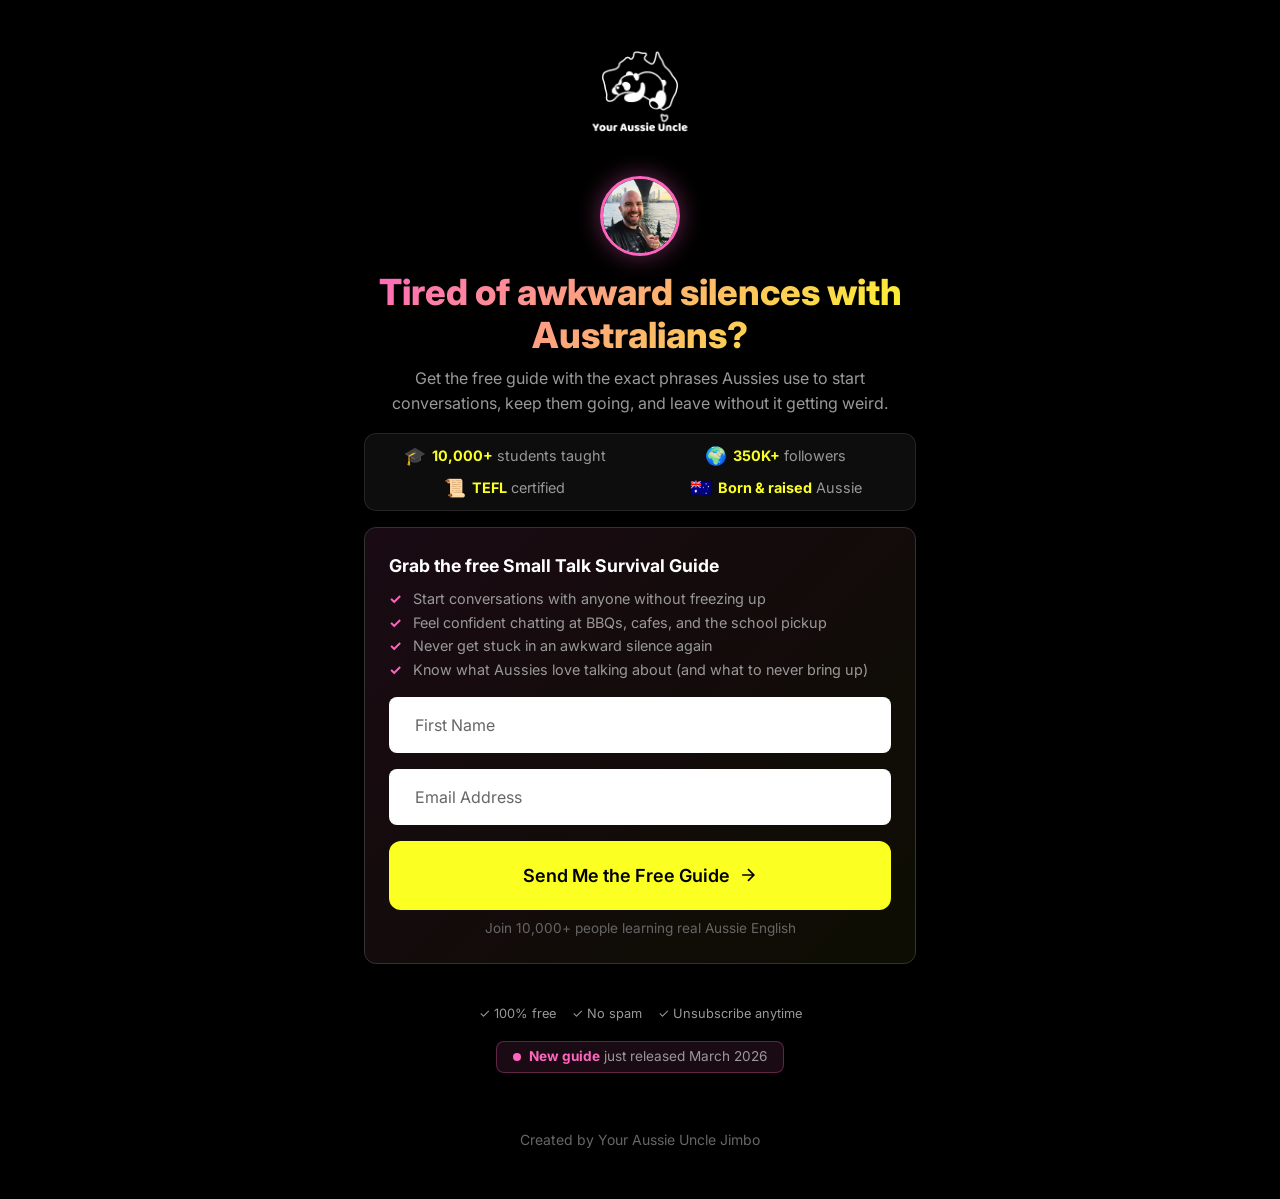
<file: index.html>
<!DOCTYPE html>
<html lang="en">
<head>
    <meta charset="UTF-8">
    <meta name="viewport" content="width=device-width, initial-scale=1.0, viewport-fit=cover">
    <meta name="description" content="Free guide to small talk in Australia. The exact phrases Aussies use to start, keep and exit everyday conversations.">
    <meta name="author" content="Your Aussie Uncle">

    <meta property="og:title" content="Tired of awkward silences with Australians?">
    <meta property="og:description" content="Free guide: the exact phrases Aussies use in everyday conversations.">
    <meta property="og:type" content="website">
    <meta property="og:image" content="https://guide.youraussieuncle.com.au/assets/og-image.png">
    <meta property="og:image:width" content="1456">
    <meta property="og:image:height" content="816">
    <meta name="twitter:card" content="summary_large_image">
    <meta name="twitter:image" content="https://guide.youraussieuncle.com.au/assets/og-image.png">

    <title>Aussie Small Talk Survival Guide | Your Aussie Uncle</title>

    <link rel="icon" type="image/png" href="assets/favicon.png">
    <link rel="apple-touch-icon" href="assets/favicon.png">

    <link rel="preconnect" href="https://fonts.googleapis.com">
    <link rel="preconnect" href="https://fonts.gstatic.com" crossorigin>
    <link href="https://fonts.googleapis.com/css2?family=Inter:wght@400;500;600;700;800&display=swap" rel="stylesheet">

    <link rel="stylesheet" href="style.css">

    <!-- ManyChat -->
    <script src="//widget.manychat.com/4146884_88ca9.js" defer="defer"></script>
    <script src="https://mccdn.me/assets/js/widget.js" defer="defer"></script>

    <!-- Meta Pixel -->
    <script>
        !function(f,b,e,v,n,t,s)
        {if(f.fbq)return;n=f.fbq=function(){n.callMethod?
        n.callMethod.apply(n,arguments):n.queue.push(arguments)};
        if(!f._fbq)f._fbq=n;n.push=n;n.loaded=!0;n.version='2.0';
        n.queue=[];t=b.createElement(e);t.async=!0;
        t.src=v;s=b.getElementsByTagName(e)[0];
        s.parentNode.insertBefore(t,s)}(window, document,'script',
        'https://connect.facebook.net/en_US/fbevents.js');
        fbq('init', '1414360586898639');
        fbq('track', 'PageView');
    </script>
    <noscript><img height="1" width="1" style="display:none"
        src="https://www.facebook.com/tr?id=1414360586898639&ev=PageView&noscript=1"
    /></noscript>

    <!-- Google Analytics 4 -->
    <script async src="https://www.googletagmanager.com/gtag/js?id=G-JPPBPVVNYN"></script>
    <script>
        window.dataLayer = window.dataLayer || [];
        function gtag(){dataLayer.push(arguments);}
        gtag('js', new Date());
        gtag('config', 'G-JPPBPVVNYN');
    </script>

    <!-- Microsoft Clarity -->
    <script type="text/javascript">
        (function(c,l,a,r,i,t,y){
            c[a]=c[a]||function(){(c[a].q=c[a].q||[]).push(arguments)};
            t=l.createElement(r);t.async=1;t.src="https://www.clarity.ms/tag/"+i;
            y=l.getElementsByTagName(r)[0];y.parentNode.insertBefore(t,y);
        })(window, document, "clarity", "script", "w44i7isac0");
    </script>
</head>
<body>
    <div class="container">
        <div class="brand">
            <img src="assets/logo.png" alt="Your Aussie Uncle" class="brand-logo">
        </div>

        <div class="landing-content">
            <div class="landing-avatar">
                <img src="assets/jimbo.jpg" alt="Jimbo from Your Aussie Uncle" class="landing-avatar-img">
            </div>

            <h1 class="headline">Tired of awkward silences with Australians?</h1>
            <p class="subheadline">Get the free guide with the exact phrases Aussies use to start conversations, keep them going, and leave without it getting weird.</p>

            <!-- Social Proof Banner -->
            <div class="social-proof-banner">
                <div class="sp-item">
                    <span class="sp-icon">🎓</span>
                    <span class="sp-text"><strong>10,000+</strong> students taught</span>
                </div>
                <div class="sp-item">
                    <span class="sp-icon">🌍</span>
                    <span class="sp-text"><strong>350K+</strong> followers</span>
                </div>
                <div class="sp-item">
                    <span class="sp-icon">📜</span>
                    <span class="sp-text"><strong>TEFL</strong> certified</span>
                </div>
                <div class="sp-item">
                    <span class="sp-icon">🇦🇺</span>
                    <span class="sp-text"><strong>Born & raised</strong> Aussie</span>
                </div>
            </div>

            <!-- Email Capture (hidden after submit) -->
            <div class="email-capture" id="email-capture">
                <h3 class="email-headline">Grab the free Small Talk Survival Guide</h3>
                <ul class="email-benefits">
                    <li>Start conversations with anyone without freezing up</li>
                    <li>Feel confident chatting at BBQs, cafes, and the school pickup</li>
                    <li>Never get stuck in an awkward silence again</li>
                    <li>Know what Aussies love talking about (and what to never bring up)</li>
                </ul>
                <form id="email-form" class="email-form">
                    <input type="text" id="user-name" placeholder="First Name" required>
                    <input type="email" id="user-email" placeholder="Email Address" required>
                    <button type="submit" class="btn btn-secondary btn-large btn-glow">
                        Send Me the Free Guide
                        <svg class="arrow-icon" width="20" height="20" viewBox="0 0 24 24" fill="none" stroke="currentColor" stroke-width="2">
                            <path d="M5 12h14M12 5l7 7-7 7"/>
                        </svg>
                    </button>
                </form>
                <p class="form-error" id="form-error"></p>
                <p class="social-proof">Join 10,000+ people learning real Aussie English</p>
            </div>

            <!-- Success (shown after submit) -->
            <div class="email-capture" id="success-section" style="display: none;">
                <div class="form-success">
                    <h3 class="success-headline">You're in, mate.</h3>
                    <p class="success-subheadline">Your Small Talk Survival Guide is ready below.</p>
                    <a id="pdf-download-btn"
                       href="https://drive.google.com/file/d/1fxfFPcZNE8eWDHkOhC2XfYfMb2SoGp9L/view?usp=sharing"
                       target="_blank"
                       rel="noopener noreferrer"
                       class="btn btn-secondary btn-large btn-glow">
                        📥 Open Your Guide Now
                        <svg class="arrow-icon" width="20" height="20" viewBox="0 0 24 24" fill="none" stroke="currentColor" stroke-width="2">
                            <path d="M5 12h14M12 5l7 7-7 7"/>
                        </svg>
                    </a>
                    <p class="success-bridge">
                        Reading the guide is step one.<br>
                        Using it next Monday morning when someone says "how was your weekend?" at the kettle, that's step two.<br><br>
                        A copy's also on its way to your inbox from Your Aussie Uncle, check your inbox (and spam folder, just in case).
                    </p>
                </div>
            </div>

            <div class="trust-badges">
                <span class="trust-item">✓ 100% free</span>
                <span class="trust-item">✓ No spam</span>
                <span class="trust-item">✓ Unsubscribe anytime</span>
            </div>

            <!-- Urgency Element -->
            <div class="urgency-banner">
                <span class="urgency-dot"></span>
                <span class="urgency-text"><strong>New guide</strong> just released March 2026</span>
            </div>
        </div>

        <div class="landing-footer">
            <p>Created by Your Aussie Uncle Jimbo</p>
        </div>
    </div>

    <script>
        const SUBSCRIBE_API_URL = '/api/subscribe';
        const UTM_KEYS = ['utm_source', 'utm_medium', 'utm_campaign', 'utm_term', 'utm_content'];

        function captureUtmParams() {
            const params = new URLSearchParams(window.location.search);
            const fromUrl = {};
            UTM_KEYS.forEach(key => {
                const value = params.get(key);
                if (value) fromUrl[key] = value.slice(0, 200);
            });
            if (Object.keys(fromUrl).length > 0) {
                try { sessionStorage.setItem('utm_params', JSON.stringify(fromUrl)); } catch (e) {}
                return fromUrl;
            }
            try {
                const stored = sessionStorage.getItem('utm_params');
                return stored ? JSON.parse(stored) : {};
            } catch (e) {
                return {};
            }
        }

        const utmParams = captureUtmParams();

        document.getElementById('email-form').addEventListener('submit', async (e) => {
            e.preventDefault();

            const name = document.getElementById('user-name').value.trim();
            const email = document.getElementById('user-email').value.trim();
            const submitBtn = e.target.querySelector('button[type="submit"]');
            const errorEl = document.getElementById('form-error');
            const originalHTML = submitBtn.innerHTML;

            errorEl.style.display = 'none';
            submitBtn.disabled = true;
            submitBtn.innerHTML = '<span>Sending...</span>';

            try {
                const response = await fetch(SUBSCRIBE_API_URL, {
                    method: 'POST',
                    headers: { 'Content-Type': 'application/json' },
                    body: JSON.stringify({
                        email: email,
                        first_name: name,
                        tags: ['lead-magnet-small-talk-guide'],
                        utm: utmParams,
                        referrer: document.referrer || ''
                    })
                });

                const data = await response.json();

                if (response.ok && data.success) {
                    if (typeof fbq === 'function') {
                        fbq('track', 'Lead', Object.assign({
                            currency: 'AUD',
                            value: 5.00,
                            content_name: 'Small Talk Survival Guide',
                            content_category: 'Lead Generation'
                        }, utmParams));
                    }
                    if (typeof gtag === 'function') {
                        gtag('event', 'generate_lead', Object.assign({
                            currency: 'AUD',
                            value: 5.00,
                            content_name: 'Small Talk Survival Guide'
                        }, utmParams));
                    }

                    document.getElementById('email-capture').style.display = 'none';
                    document.getElementById('success-section').style.display = 'block';
                    document.getElementById('success-section').scrollIntoView({ behavior: 'smooth', block: 'center' });
                } else {
                    throw new Error(data.error || 'Something went wrong');
                }
            } catch (error) {
                console.error('Subscribe error:', error);
                errorEl.textContent = 'Something went wrong. Please try again.';
                errorEl.style.display = 'block';
                submitBtn.disabled = false;
                submitBtn.innerHTML = originalHTML;
            }
        });

        document.getElementById('pdf-download-btn').addEventListener('click', () => {
            if (typeof fbq === 'function') {
                fbq('track', 'ViewContent', Object.assign({
                    content_name: 'Small Talk Survival Guide',
                    content_category: 'Lead Magnet',
                    content_ids: ['small-talk-survival-guide']
                }, utmParams));
            }
            if (typeof gtag === 'function') {
                gtag('event', 'file_download', Object.assign({
                    file_name: 'Small Talk Survival Guide.pdf',
                    link_url: 'https://drive.google.com/file/d/1fxfFPcZNE8eWDHkOhC2XfYfMb2SoGp9L/view',
                    content_name: 'Small Talk Survival Guide'
                }, utmParams));
            }
        });
    </script>
</body>
</html>
</file>
<file: style.css>
/* ===== CSS Variables (Brand Colors) ===== */
:root {
    --pink: #FF65BE;
    --yellow: #FBFF22;
    --black: #000000;
    --white: #FFFFFF;
    --cyan: #11E8F6;
    --dark-grey: #333333;
    --mid-grey: #666666;
    --light-grey: #999999;
    --bg-primary: var(--black);
    --text-primary: var(--white);
    --text-secondary: var(--light-grey);
    --accent-primary: var(--pink);
    --accent-secondary: var(--yellow);
    --font-family: 'Inter', -apple-system, BlinkMacSystemFont, 'Segoe UI', Roboto, sans-serif;
    --spacing-xs: 0.25rem;
    --spacing-sm: 0.5rem;
    --spacing-md: 1rem;
    --spacing-lg: 1.5rem;
    --spacing-xl: 2rem;
    --spacing-2xl: 3rem;
    --spacing-3xl: 4rem;
    --radius-sm: 4px;
    --radius-md: 8px;
    --radius-lg: 12px;
    --radius-xl: 16px;
    --radius-full: 9999px;
    --transition-fast: 150ms ease;
    --transition-normal: 250ms ease;
    --shadow-sm: 0 1px 2px rgba(0, 0, 0, 0.3);
    --shadow-md: 0 4px 6px rgba(0, 0, 0, 0.4);
    --shadow-lg: 0 10px 15px rgba(0, 0, 0, 0.5);
}

/* ===== Reset & Base ===== */
*, *::before, *::after {
    box-sizing: border-box;
    margin: 0;
    padding: 0;
}

html {
    font-size: 16px;
    scroll-behavior: smooth;
    overscroll-behavior: none;
    -webkit-text-size-adjust: 100%;
}

body {
    font-family: var(--font-family);
    background-color: var(--bg-primary);
    color: var(--text-primary);
    line-height: 1.6;
    min-height: 100vh;
    -webkit-font-smoothing: antialiased;
    -moz-osx-font-smoothing: grayscale;
    -webkit-overflow-scrolling: touch;
    overscroll-behavior: none;
    padding-left: env(safe-area-inset-left);
    padding-right: env(safe-area-inset-right);
}

/* ===== Layout ===== */
.container {
    width: 100%;
    max-width: 600px;
    margin: 0 auto;
    padding: var(--spacing-lg);
    display: flex;
    flex-direction: column;
    min-height: 100vh;
}

/* ===== Brand ===== */
.brand {
    text-align: center;
    padding: var(--spacing-sm) 0;
}

.brand-logo {
    max-width: 120px;
    height: auto;
}

/* ===== Landing Content ===== */
.landing-content {
    flex: 1;
    display: flex;
    flex-direction: column;
    align-items: center;
    justify-content: flex-start;
    text-align: center;
    padding: var(--spacing-sm) 0;
}

/* ===== Avatar ===== */
.landing-avatar {
    margin-bottom: var(--spacing-sm);
}

.landing-avatar-img {
    width: 80px;
    height: 80px;
    border-radius: 50%;
    object-fit: cover;
    border: 3px solid var(--pink);
    box-shadow: 0 0 25px rgba(255, 101, 190, 0.4);
}

/* ===== Headline ===== */
.headline {
    font-size: clamp(1.5rem, 4.5vw, 2.25rem);
    font-weight: 800;
    line-height: 1.2;
    margin-bottom: var(--spacing-sm);
    background: linear-gradient(135deg, var(--pink), var(--yellow));
    -webkit-background-clip: text;
    -webkit-text-fill-color: transparent;
    background-clip: text;
}

.subheadline {
    font-size: 1rem;
    color: var(--text-secondary);
    margin-bottom: var(--spacing-md);
    max-width: 500px;
}

/* ===== Email Capture Card ===== */
.email-capture {
    background: linear-gradient(135deg, rgba(255, 101, 190, 0.1), rgba(251, 255, 34, 0.05));
    border: 1px solid var(--dark-grey);
    border-radius: var(--radius-lg);
    padding: var(--spacing-lg);
    margin-bottom: var(--spacing-lg);
    width: 100%;
    text-align: left;
}

.email-headline {
    font-size: 1.1rem;
    margin-bottom: var(--spacing-sm);
    color: var(--white);
}

.email-benefits {
    list-style: none;
    padding: 0;
    margin: 0 0 var(--spacing-md) 0;
    text-align: left;
}

.email-benefits li {
    position: relative;
    padding-left: var(--spacing-lg);
    margin-bottom: 2px;
    color: var(--light-grey);
    font-size: 0.9rem;
    line-height: 1.5;
}

.email-benefits li::before {
    content: "\2713";
    position: absolute;
    left: 0;
    color: var(--pink);
    font-weight: bold;
}

/* ===== Form ===== */
.email-form {
    display: flex;
    flex-direction: column;
    gap: var(--spacing-md);
}

.email-form input[type="text"],
.email-form input[type="email"] {
    width: 100%;
    padding: var(--spacing-md) var(--spacing-lg);
    background-color: var(--white);
    border: 2px solid transparent;
    border-radius: var(--radius-md);
    font-family: var(--font-family);
    font-size: 1rem;
    color: var(--black);
    transition: border-color var(--transition-fast);
}

.email-form input[type="text"]:focus,
.email-form input[type="email"]:focus {
    outline: none;
    border-color: var(--pink);
}

.email-form input::placeholder {
    color: var(--mid-grey);
}

/* ===== Buttons ===== */
.btn {
    display: inline-flex;
    align-items: center;
    justify-content: center;
    gap: var(--spacing-sm);
    padding: var(--spacing-md) var(--spacing-xl);
    font-family: var(--font-family);
    font-size: 1rem;
    font-weight: 600;
    text-decoration: none;
    border: none;
    border-radius: var(--radius-lg);
    cursor: pointer;
    transition: all var(--transition-fast);
    touch-action: manipulation;
}

.btn:focus {
    outline: 2px solid var(--pink);
    outline-offset: 2px;
}

.btn-primary {
    background-color: var(--pink);
    color: var(--white);
}

.btn-primary:hover {
    background-color: #ff7fc7;
    transform: translateY(-2px);
    box-shadow: var(--shadow-md);
}

.btn-secondary {
    background-color: var(--yellow);
    color: var(--black);
}

.btn-secondary:hover {
    background-color: #fcff4d;
    transform: translateY(-2px);
    box-shadow: var(--shadow-md);
}

.btn-large {
    padding: var(--spacing-lg) var(--spacing-2xl);
    font-size: 1.125rem;
    width: 100%;
}

.btn-glow {
    animation: glow-cyan 2s ease-in-out infinite;
}

.btn-glow:hover {
    animation: none;
    transform: translateY(-2px);
    box-shadow: 0 0 15px #11E8F6,
                0 0 30px rgba(17, 232, 246, 0.5);
}

@keyframes glow-cyan {
    0%, 100% {
        box-shadow: 0 0 5px #11E8F6,
                    0 0 15px rgba(17, 232, 246, 0.4),
                    0 0 30px rgba(17, 232, 246, 0.2);
    }
    50% {
        box-shadow: 0 0 10px #11E8F6,
                    0 0 25px rgba(17, 232, 246, 0.6),
                    0 0 50px rgba(17, 232, 246, 0.4);
    }
}

/* ===== Social Proof ===== */
.social-proof {
    text-align: center;
    font-size: 0.85rem;
    color: var(--mid-grey);
    margin-top: var(--spacing-sm);
}

/* ===== Trust Badges ===== */
.trust-badges {
    display: flex;
    flex-wrap: wrap;
    justify-content: center;
    gap: var(--spacing-sm) var(--spacing-md);
    margin-top: var(--spacing-md);
    margin-bottom: var(--spacing-md);
}

.trust-item {
    font-size: 0.8rem;
    color: var(--light-grey);
    display: flex;
    align-items: center;
    gap: 4px;
}

/* ===== Social Proof Banner ===== */
.social-proof-banner {
    display: grid;
    grid-template-columns: 1fr 1fr;
    gap: var(--spacing-xs) var(--spacing-lg);
    background: rgba(255, 255, 255, 0.05);
    border: 1px solid rgba(255, 255, 255, 0.1);
    border-radius: var(--radius-lg);
    padding: var(--spacing-sm) var(--spacing-md);
    margin-bottom: var(--spacing-md);
    width: 100%;
    justify-items: center;
}

.sp-item {
    display: flex;
    align-items: center;
    gap: 6px;
    font-size: 0.9rem;
    color: var(--light-grey);
    white-space: nowrap;
}

.sp-icon {
    font-size: 1.1rem;
}

.sp-text strong {
    color: var(--yellow);
    font-weight: 700;
}

/* ===== Urgency Banner ===== */
.urgency-banner {
    display: inline-flex;
    align-items: center;
    gap: var(--spacing-sm);
    background: rgba(255, 101, 190, 0.1);
    border: 1px solid rgba(255, 101, 190, 0.3);
    border-radius: var(--radius-md);
    padding: var(--spacing-xs) var(--spacing-md);
    margin-bottom: var(--spacing-lg);
    font-size: 0.85rem;
    color: var(--light-grey);
}

.urgency-dot {
    width: 8px;
    height: 8px;
    background: var(--pink);
    border-radius: 50%;
    animation: pulse-urgency 2s infinite;
}

@keyframes pulse-urgency {
    0%, 100% {
        opacity: 1;
        transform: scale(1);
        box-shadow: 0 0 0 0 rgba(255, 101, 190, 0.4);
    }
    50% {
        opacity: 0.8;
        transform: scale(1.1);
        box-shadow: 0 0 0 6px rgba(255, 101, 190, 0);
    }
}

.urgency-text strong {
    color: var(--pink);
    font-weight: 700;
}

/* ===== Footer ===== */
.landing-footer {
    text-align: center;
    padding: var(--spacing-lg) 0;
    color: var(--mid-grey);
    font-size: 0.875rem;
}

/* ===== Form States ===== */
.btn:disabled {
    opacity: 0.7;
    cursor: not-allowed;
    animation: none;
}

.form-error {
    color: #f87171;
    font-size: 0.85rem;
    text-align: center;
    margin-top: var(--spacing-sm);
    display: none;
}

.form-success {
    text-align: center;
    padding: var(--spacing-xl) 0;
}

.success-emoji {
    font-size: 3rem;
    margin-bottom: var(--spacing-md);
}

.form-success h3 {
    color: var(--yellow);
    font-size: 1.25rem;
    margin-bottom: var(--spacing-sm);
}

.form-success p {
    color: var(--light-grey);
    font-size: 0.95rem;
}

.form-success .success-headline {
    color: var(--yellow);
    font-size: 1.5rem;
    margin-bottom: var(--spacing-xs);
}

.form-success .success-subheadline {
    color: var(--light-grey);
    font-size: 1rem;
    margin-bottom: var(--spacing-md);
}

.form-success #pdf-download-btn {
    margin: var(--spacing-md) 0;
    text-decoration: none;
}

.form-success .success-bridge {
    font-size: 0.9rem;
    color: var(--light-grey);
    margin-top: var(--spacing-md);
    line-height: 1.6;
}

/* ===== Mobile ===== */
@media (max-width: 480px) {
    .email-capture {
        padding: var(--spacing-md);
    }

    .email-form {
        gap: var(--spacing-sm);
    }

    .email-form input[type="text"],
    .email-form input[type="email"] {
        padding: var(--spacing-sm) var(--spacing-md);
    }

    .email-form button[type="submit"] {
        margin-top: var(--spacing-xs);
    }

    .trust-badges {
        gap: var(--spacing-xs) var(--spacing-sm);
    }

    .trust-item {
        font-size: 0.75rem;
    }

    .social-proof-banner {
        padding: var(--spacing-sm) var(--spacing-md);
        gap: var(--spacing-xs) var(--spacing-sm);
    }

    .sp-item {
        font-size: 0.8rem;
    }

    .sp-icon {
        font-size: 0.95rem;
    }

    .urgency-banner {
        font-size: 0.8rem;
        padding: var(--spacing-xs) var(--spacing-sm);
    }
}
</file>
